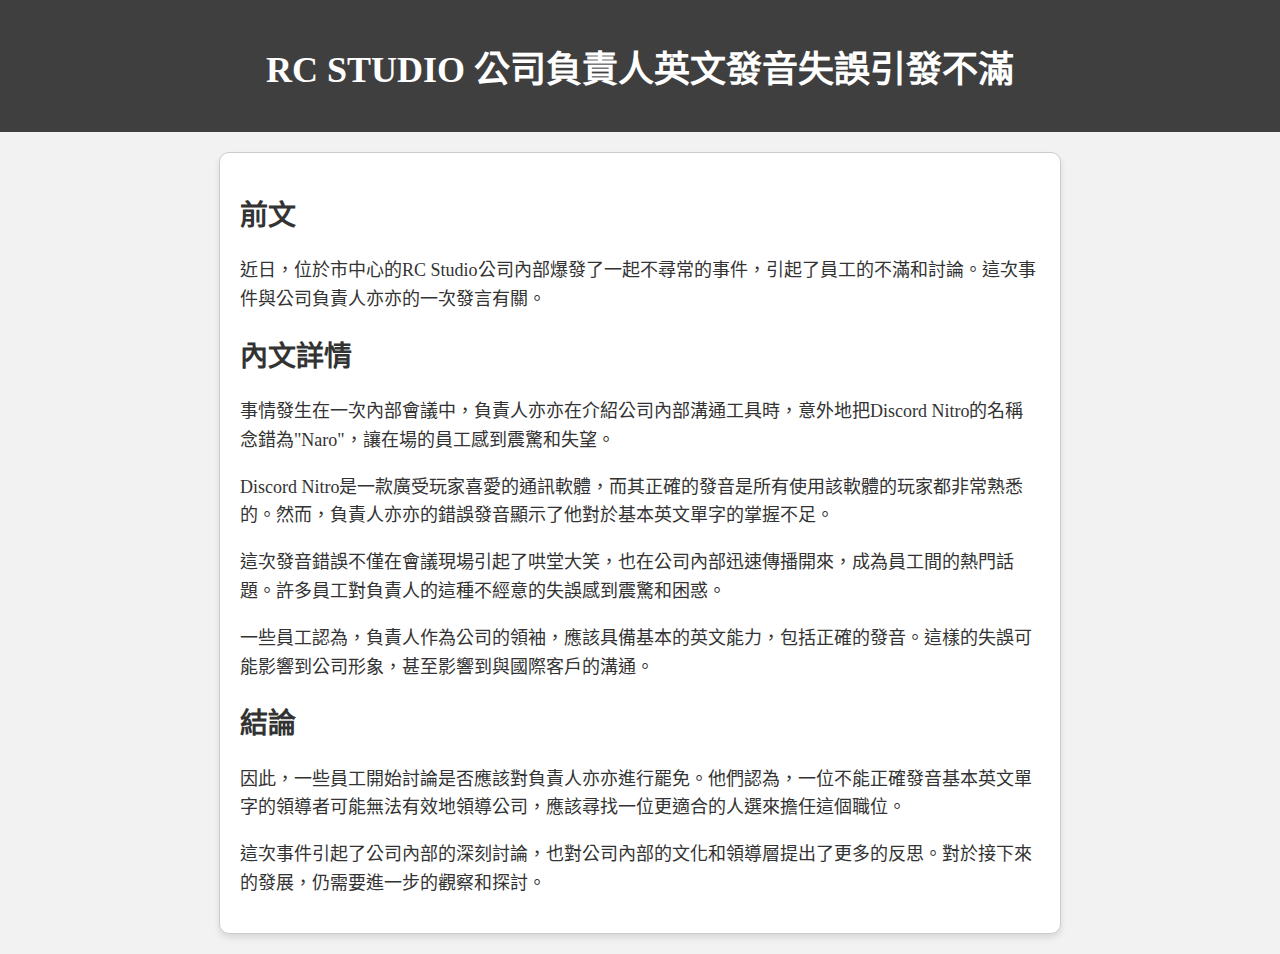
<file: Naro.html>
<!DOCTYPE html>
<html lang="zh-TW">
<head>
    <meta charset="UTF-8">
    <meta name="viewport" content="width=device-width, initial-scale=1.0">
    <title>RC Studio 公司內部事件新聞報導</title>
<style>
    body {
        font-family: "Times New Roman", serif;
        background-color: #f2f2f2;
        margin: 0;
        padding: 0;
    }
    
    header {
        background-color: #3f3f3f; /* 深蓝色 */
        color: #fff;
        padding: 20px;
        text-align: center;
    }
    
    h1 {
        font-size: 36px;
        font-weight: bold;
        color: #ffffff;
        text-transform: uppercase;
        margin: 20px 0;
    }
    
    article {
        background-color: #fff;
        padding: 20px;
        margin: 20px auto;
        border-radius: 10px;
        box-shadow: 0 4px 6px rgba(0, 0, 0, 0.1);
        max-width: 800px;
        border: 1px solid #ccc;
    }
    
    h2 {
        font-size: 28px;
        font-weight: bold;
        color: #333;
        margin-top: 20px;
    }
    
    p {
        font-size: 18px;
        line-height: 1.6;
        color: #333;
        margin-bottom: 15px;
    }
    
    img {
        max-width: 100%;
        height: auto;
        display: block;
        margin: 20px auto;
    }
    
    blockquote {
        font-style: italic;
        border-left: 3px solid #1E90FF; /* 左侧边框颜色 */
        padding-left: 10px;
        margin: 10px 0;
    }
</style>

</head>
<body>
        <div class="container">
            <header>
                <h1>RC Studio 公司負責人英文發音失誤引發不滿</h1>
            </header>
            <article>
                <h2>前文</h2>
                <p>近日，位於市中心的RC Studio公司內部爆發了一起不尋常的事件，引起了員工的不滿和討論。這次事件與公司負責人亦亦的一次發言有關。</p>
                <h2>內文詳情</h2>
                <p>事情發生在一次內部會議中，負責人亦亦在介紹公司內部溝通工具時，意外地把Discord Nitro的名稱念錯為"Naro"，讓在場的員工感到震驚和失望。</p>
                <p>Discord Nitro是一款廣受玩家喜愛的通訊軟體，而其正確的發音是所有使用該軟體的玩家都非常熟悉的。然而，負責人亦亦的錯誤發音顯示了他對於基本英文單字的掌握不足。</p>
                <p>這次發音錯誤不僅在會議現場引起了哄堂大笑，也在公司內部迅速傳播開來，成為員工間的熱門話題。許多員工對負責人的這種不經意的失誤感到震驚和困惑。</p>
                <p>一些員工認為，負責人作為公司的領袖，應該具備基本的英文能力，包括正確的發音。這樣的失誤可能影響到公司形象，甚至影響到與國際客戶的溝通。</p>
                <h2>結論</h2>
                <p>因此，一些員工開始討論是否應該對負責人亦亦進行罷免。他們認為，一位不能正確發音基本英文單字的領導者可能無法有效地領導公司，應該尋找一位更適合的人選來擔任這個職位。</p>
                <p>這次事件引起了公司內部的深刻討論，也對公司內部的文化和領導層提出了更多的反思。對於接下來的發展，仍需要進一步的觀察和探討。</p>
            </article>
        </div>
</body>
</html>
</file>
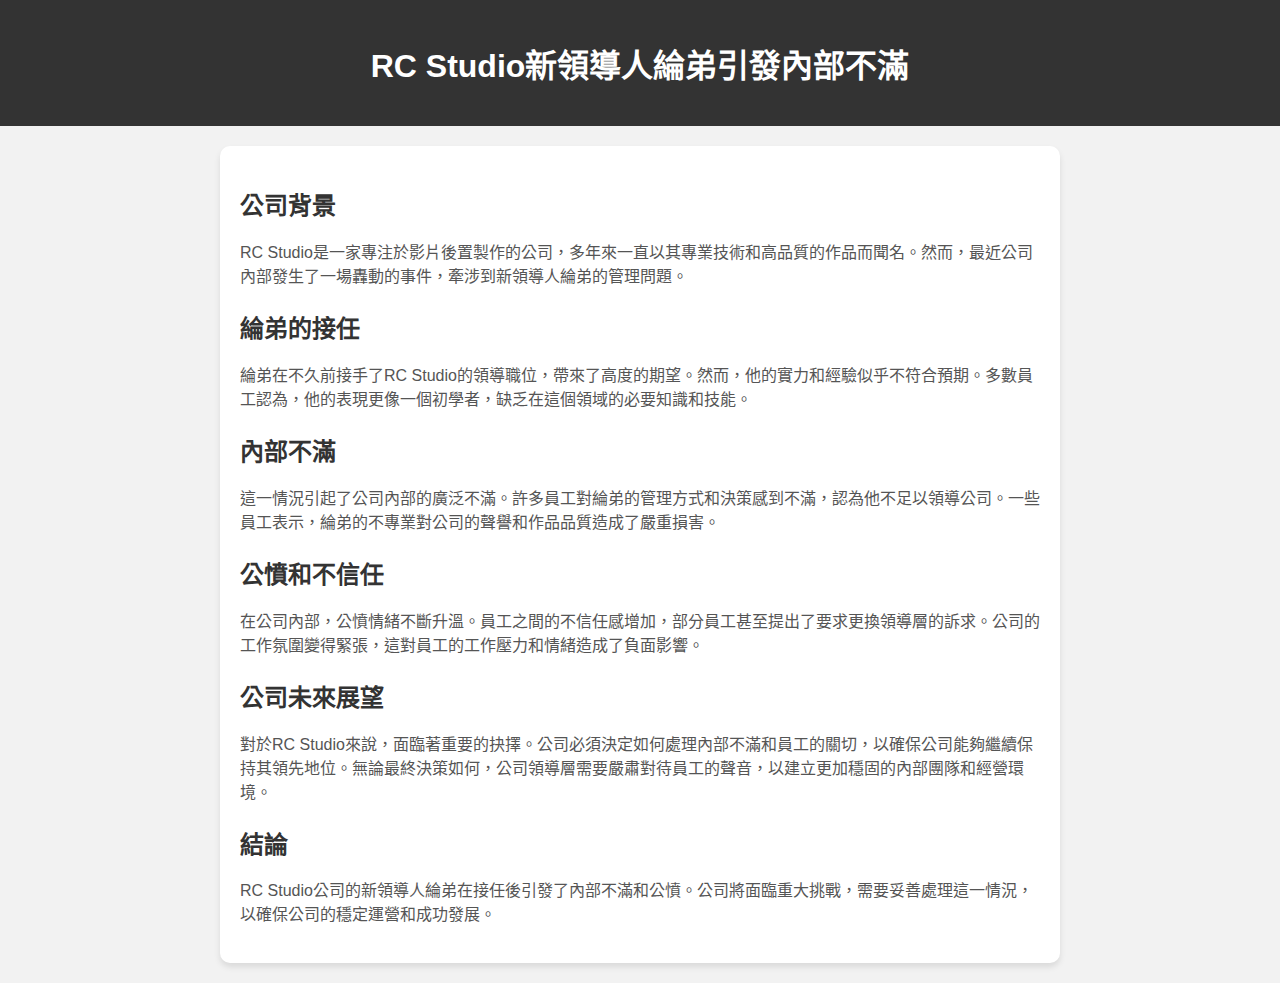
<file: RC由綸弟接手.html>
<!DOCTYPE html>
<html lang="zh-TW">
<head>
    <meta charset="UTF-8">
    <meta name="viewport" content="width=device-width, initial-scale=1.0">
    <title>RC Studio新領導人綸弟引發內部不滿</title>
    <style>
        body {
            font-family: Arial, sans-serif;
            background-color: #f2f2f2;
            margin: 0;
            padding: 0;
        }
        header {
            background-color: #333;
            color: #fff;
            padding: 20px;
            text-align: center;
        }
        h1 {
            margin: 20px 0;
        }
        article {
            background-color: #fff;
            padding: 20px;
            margin: 20px auto;
            border-radius: 10px;
            box-shadow: 0 4px 6px rgba(0, 0, 0, 0.1);
            max-width: 800px;
        }
        h2 {
            color: #333;
            font-size: 24px;
            margin-top: 20px;
        }
        p {
            font-size: 16px;
            line-height: 1.5;
            color: #555;
        }
    </style>
</head>
<body>
    <header>
        <h1>RC Studio新領導人綸弟引發內部不滿</h1>
    </header>
    <article>
        <h2>公司背景</h2>
        <p>RC Studio是一家專注於影片後置製作的公司，多年來一直以其專業技術和高品質的作品而聞名。然而，最近公司內部發生了一場轟動的事件，牽涉到新領導人綸弟的管理問題。</p>

        <h2>綸弟的接任</h2>
        <p>綸弟在不久前接手了RC Studio的領導職位，帶來了高度的期望。然而，他的實力和經驗似乎不符合預期。多數員工認為，他的表現更像一個初學者，缺乏在這個領域的必要知識和技能。</p>

        <h2>內部不滿</h2>
        <p>這一情況引起了公司內部的廣泛不滿。許多員工對綸弟的管理方式和決策感到不滿，認為他不足以領導公司。一些員工表示，綸弟的不專業對公司的聲譽和作品品質造成了嚴重損害。</p>

        <h2>公憤和不信任</h2>
        <p>在公司內部，公憤情緒不斷升溫。員工之間的不信任感增加，部分員工甚至提出了要求更換領導層的訴求。公司的工作氛圍變得緊張，這對員工的工作壓力和情緒造成了負面影響。</p>

        <h2>公司未來展望</h2>
        <p>對於RC Studio來說，面臨著重要的抉擇。公司必須決定如何處理內部不滿和員工的關切，以確保公司能夠繼續保持其領先地位。無論最終決策如何，公司領導層需要嚴肅對待員工的聲音，以建立更加穩固的內部團隊和經營環境。</p>

        <h2>結論</h2>
        <p>RC Studio公司的新領導人綸弟在接任後引發了內部不滿和公憤。公司將面臨重大挑戰，需要妥善處理這一情況，以確保公司的穩定運營和成功發展。</p>
    </article>
</body>
</html>
</file>
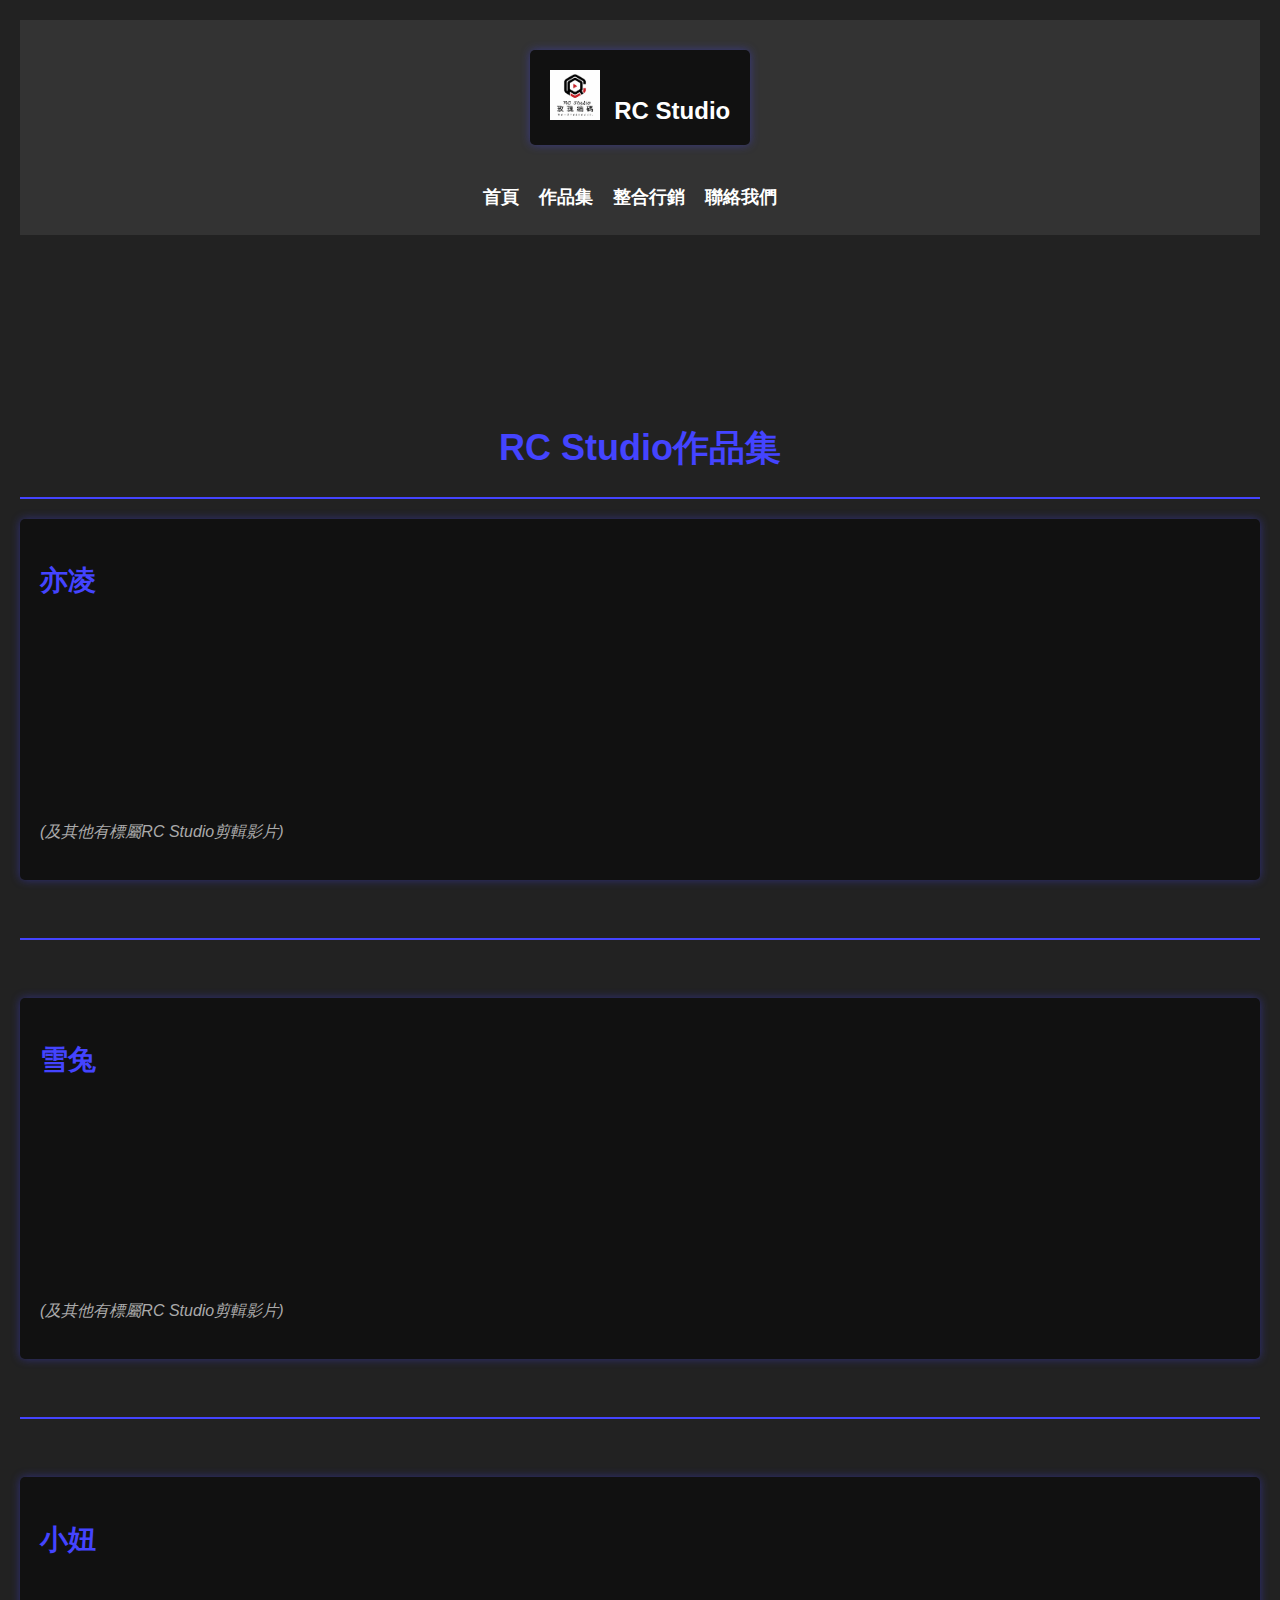
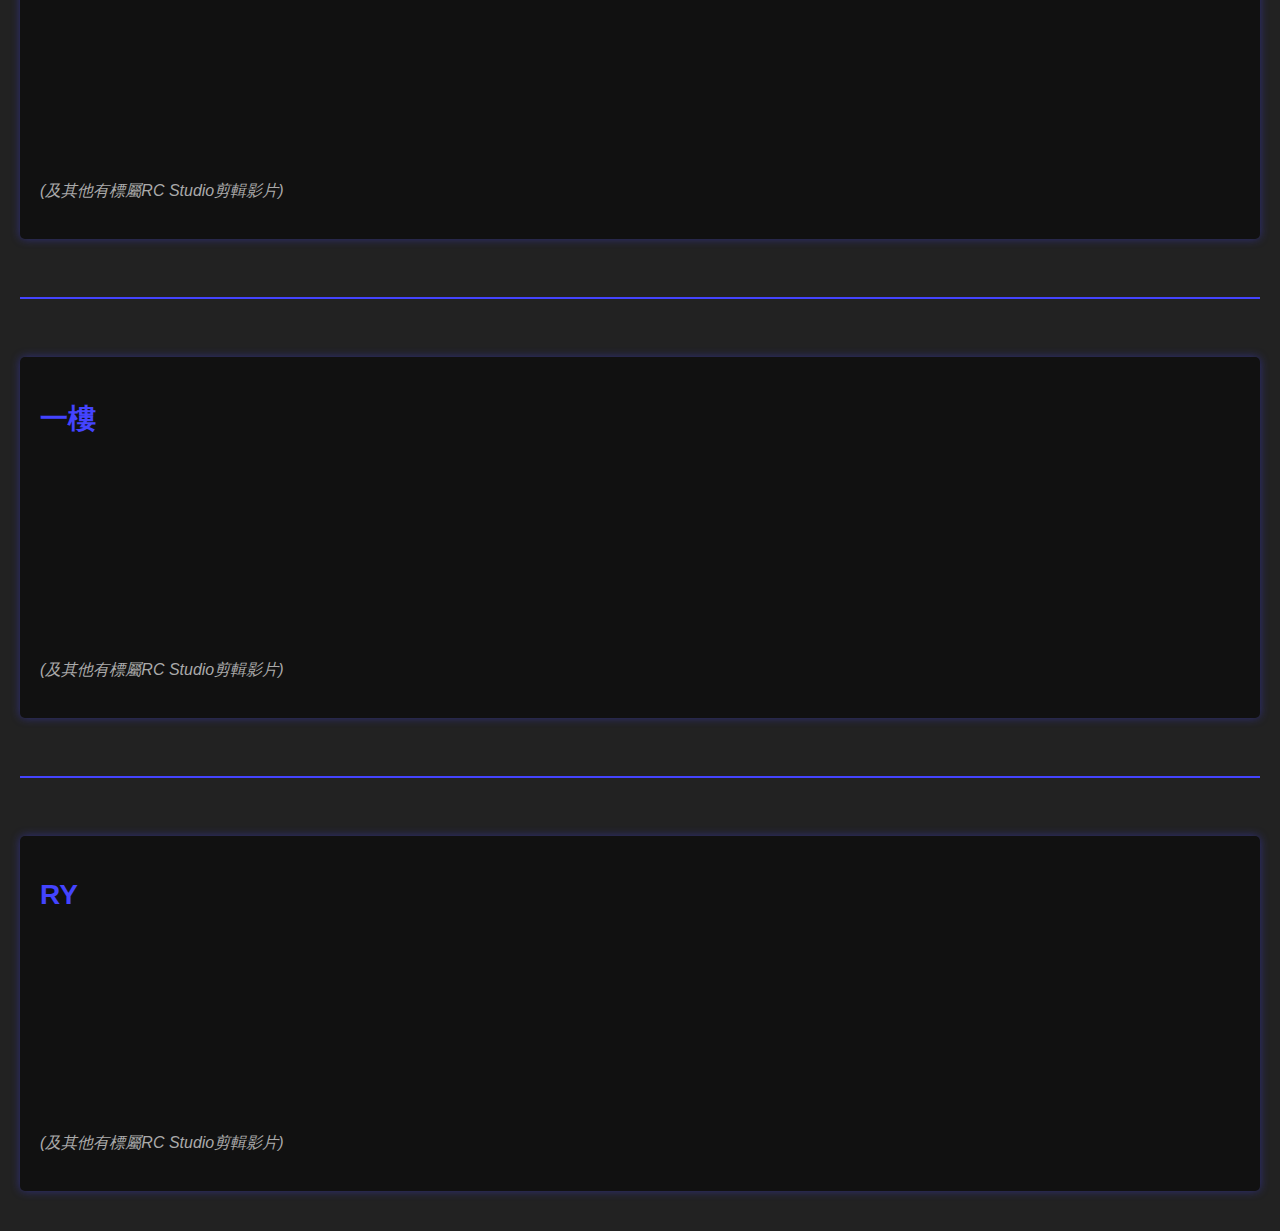
<file: 作品集.html>
<!DOCTYPE html>
<html lang="zh_TW">

<head>
    <meta charset="utf-8">
    <meta name="viewport" content="width=device-width, initial-scale=1.0">
    <meta name="viewport" content="width=device-width, initial-scale=1">
    <meta name="viewport" content="initial-scale=1, maximum-scale=1">
    <meta name="viewport" content="width=device-width, initial-scale=1.0">
    <meta name="keywords"
        content="RC Studio, 剪輯師, 作品集, 剪輯, 作品, 文書, 辦公, 行銷, 網站, 作品集網站, 行銷, 經濟公司, 玫瑰, 玫瑰編碼公司, 亦凌, 雪兔, 小妞, 反骨, 一樓, RY, MC, Minrcraft">
    <meta name="description" content="用創意打造新媒體高峰，為每位客戶創造獨一無二的影片品質，友善溝通帶來雙方最大利益。">
    <meta property="og:title" content="RC Studio | 作品集">
    <meta property="og:description" content="用創意打造新媒體高峰，為每位客戶創造獨一無二的影片品質，友善溝通帶來雙方最大利益。">
    <title>RC Studio | 作品集</title>
    <base href="">
    <link href="" rel="icon">
    <link href="LOGO.png" rel="shortcut icon">
    <link href="LOGO.png" rel="apple-touch-icon">
    <link href="作品集.CSS" rel="stylesheet">
    <link href="up.css" rel="stylesheet">
</head>

<body>

    <header class="banner">
        <div class="logo">
            <a href="index.html">
                <img src="LOGO.jpg" alt="LOGO">
                <span class="company-name">RC Studio</span>
            </a>
        </div>
        

        <nav class="navigation">
            <ul>
                <li><a href="index.html">首頁</a></li>
                <li><a href="作品集.html">作品集</a></li>
                <li><a href="整合行銷.html">整合行銷</a></li>
                <li><a href="#">聯絡我們</a></li>
            </ul>
        </nav>
    </header>

    <h1>RC Studio作品集</h1>

    <hr>

    <div>
        <h2>亦凌</h2>

        <iframe width="480" height="270" src="https://www.youtube.com/embed/rHurSlK98a8?si=OCZpXZQnIdw2VMCV"
            title="YouTube video player" frameborder="0"
            allow="accelerometer; autoplay; clipboard-write; encrypted-media; gyroscope; picture-in-picture; web-share"
            allowfullscreen>
        </iframe>

        <iframe width="480" height="270" src="https://www.youtube.com/embed/7UVxOPJ5tvc?si=PKUsDddY42nvUBWZ"
            title="YouTube video player" frameborder="0"
            allow="accelerometer; autoplay; clipboard-write; encrypted-media; gyroscope; picture-in-picture; web-share"
            allowfullscreen>
        </iframe>

        <iframe width="480" height="270" src="https://www.youtube.com/embed/1mt10j6Fvxk?si=1jkLQ1jWRrFQvNtQ"
            title="YouTube video player" frameborder="0"
            allow="accelerometer; autoplay; clipboard-write; encrypted-media; gyroscope; picture-in-picture; web-share"
            allowfullscreen>
        </iframe>
        <p>(及其他有標屬RC Studio剪輯影片)</p>
    </div>

    <br>
    <hr>
    <br>

    <div>
        <h2>雪兔</h2>

        <iframe width="480" height="270" src="https://www.youtube.com/embed/cetru-n80jA?si=7bWngWVefzkOLIus"
            title="YouTube video player" frameborder="0"
            allow="accelerometer; autoplay; clipboard-write; encrypted-media; gyroscope; picture-in-picture; web-share"
            allowfullscreen>
        </iframe>

        <iframe width="480" height="270" src="https://www.youtube.com/embed/w8toUpHGdiw?si=Nk2yEbdV3NJE8V9Y"
            title="YouTube video player" frameborder="0"
            allow="accelerometer; autoplay; clipboard-write; encrypted-media; gyroscope; picture-in-picture; web-share"
            allowfullscreen></iframe>

        <iframe width="480" height="270" src="https://www.youtube.com/embed/drzbGNaLhrw?si=AEhDNpHhguJ-_lQy"
            title="YouTube video player" frameborder="0"
            allow="accelerometer; autoplay; clipboard-write; encrypted-media; gyroscope; picture-in-picture; web-share"
            allowfullscreen>
        </iframe>
        <p>(及其他有標屬RC Studio剪輯影片)</p>
    </div>

    <br>
    <hr>
    <br>

    <div>
        <h2>小妞</h2>

        <iframe width="480" height="270" src="https://www.youtube.com/embed/W6AnL9PFCLg?si=F8hzICXNVZCsIPAi"
            title="YouTube video player" frameborder="0"
            allow="accelerometer; autoplay; clipboard-write; encrypted-media; gyroscope; picture-in-picture; web-share"
            allowfullscreen></iframe>

        <iframe width="480" height="270" src="https://www.youtube.com/embed/SUvb00kW8Jk?si=YQy3ZjHNcJyG8Gzf"
            title="YouTube video player" frameborder="0"
            allow="accelerometer; autoplay; clipboard-write; encrypted-media; gyroscope; picture-in-picture; web-share"
            allowfullscreen></iframe>

        <iframe width="480" height="270" src="https://www.youtube.com/embed/Mcm3G6RzDW0?si=CZi-xmC57RwzMtio"
            title="YouTube video player" frameborder="0"
            allow="accelerometer; autoplay; clipboard-write; encrypted-media; gyroscope; picture-in-picture; web-share"
            allowfullscreen></iframe>
        <p>(及其他有標屬RC Studio剪輯影片)</p>
    </div>

    <br>
    <hr>
    <br>

    <div>
        <h2>一樓</h2>

        <iframe width="480" height="270" src="https://www.youtube.com/embed/bSZprynfW50?si=ZNAZjgWS1czHlpHP"
            title="YouTube video player" frameborder="0"
            allow="accelerometer; autoplay; clipboard-write; encrypted-media; gyroscope; picture-in-picture; web-share"
            allowfullscreen></iframe>

        <iframe width="480" height="270" src="https://www.youtube.com/embed/aBJ2IiysaTo?si=igdhMCgl6U7hGnzI"
            title="YouTube video player" frameborder="0"
            allow="accelerometer; autoplay; clipboard-write; encrypted-media; gyroscope; picture-in-picture; web-share"
            allowfullscreen></iframe>

        <iframe width="480" height="270" src="https://www.youtube.com/embed/8Yu9U5qnGzk?si=8a-KbRSrSnKjKJTc"
            title="YouTube video player" frameborder="0"
            allow="accelerometer; autoplay; clipboard-write; encrypted-media; gyroscope; picture-in-picture; web-share"
            allowfullscreen></iframe>
        <p>(及其他有標屬RC Studio剪輯影片)</p>
    </div>

    <br>
    <hr>
    <br>

    <div>
        <h2>RY</h2>

        <iframe width="480" height="270" src="https://www.youtube.com/embed/bDU2ylOh5yQ?si=jGlPxBip9B9_PYkp"
            title="YouTube video player" frameborder="0"
            allow="accelerometer; autoplay; clipboard-write; encrypted-media; gyroscope; picture-in-picture; web-share"
            allowfullscreen></iframe>

        <iframe width="480" height="270" src="https://www.youtube.com/embed/8kn6dwQHUo4?si=I5jj15QWnOecuk3p"
            title="YouTube video player" frameborder="0"
            allow="accelerometer; autoplay; clipboard-write; encrypted-media; gyroscope; picture-in-picture; web-share"
            allowfullscreen></iframe>

        <iframe width="480" height="270" src="https://www.youtube.com/embed/rCgdD1hjiF8?si=Ham_d3Gjbk4syYqV"
            title="YouTube video player" frameborder="0"
            allow="accelerometer; autoplay; clipboard-write; encrypted-media; gyroscope; picture-in-picture; web-share"
            allowfullscreen></iframe>
        <p>(及其他有標屬RC Studio剪輯影片)</p>
    </div>































</body>
</file>
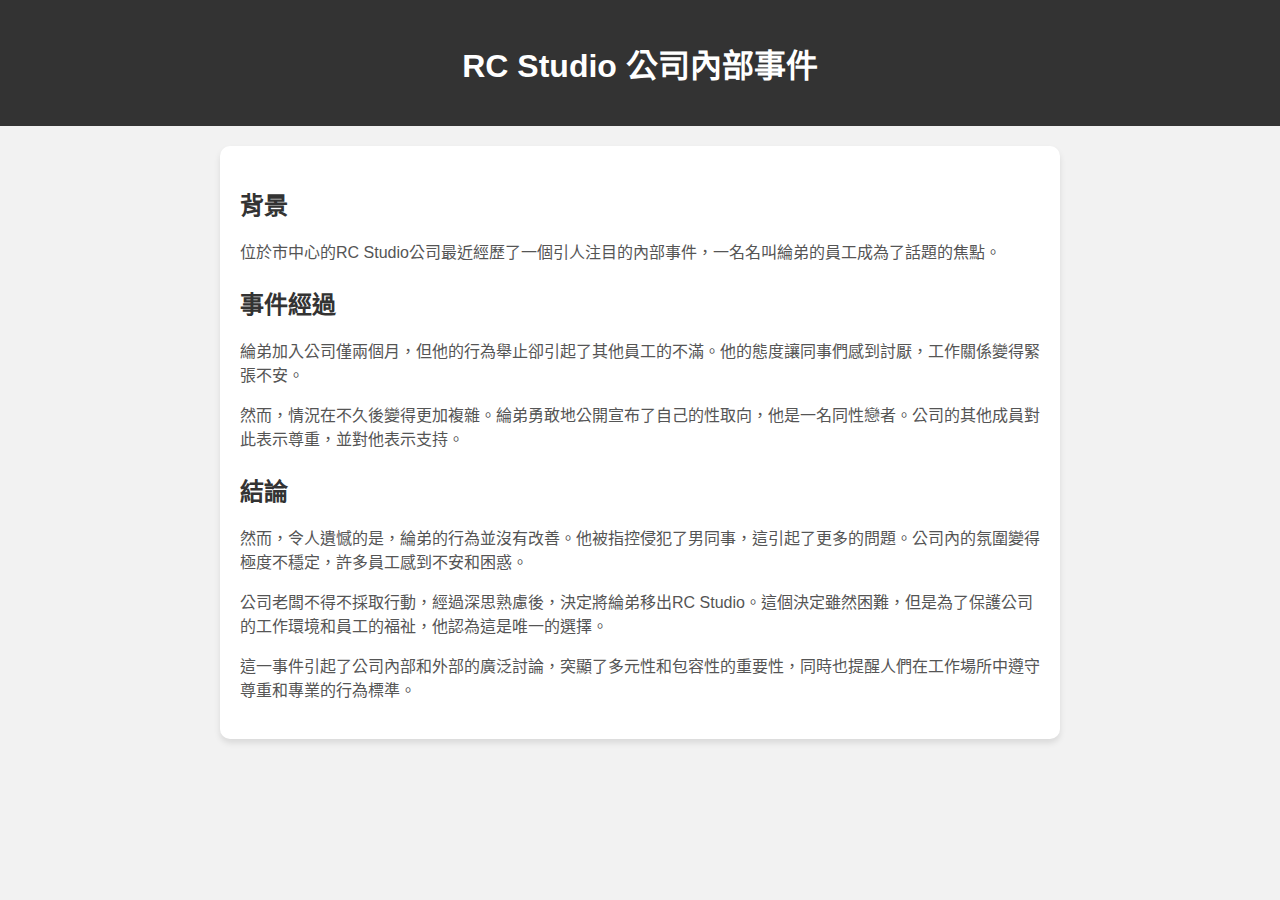
<file: 同性戀.html>
<!DOCTYPE html>
<html lang="zh-TW">
<head>
    <meta charset="UTF-8">
    <meta name="viewport" content="width=device-width, initial-scale=1.0">
    <title>RC Studio 公司內部事件</title>
    <style>
        body {
            font-family: Arial, sans-serif;
            background-color: #f2f2f2;
            margin: 0;
            padding: 0;
        }
        header {
            background-color: #333;
            color: #fff;
            padding: 20px;
            text-align: center;
        }
        h1 {
            margin: 20px 0;
        }
        article {
            background-color: #fff;
            padding: 20px;
            margin: 20px auto;
            border-radius: 10px;
            box-shadow: 0 4px 6px rgba(0, 0, 0, 0.1);
            max-width: 800px;
        }
        h2 {
            color: #333;
            font-size: 24px;
            margin-top: 20px;
        }
        p {
            font-size: 16px;
            line-height: 1.5;
            color: #555;
        }
    </style>
</head>
<body>
    <div class="container">

        <header>
        <h1>RC Studio 公司內部事件</h1>
        </header>
        <article>
            <h2>背景</h2>
            <p>位於市中心的RC Studio公司最近經歷了一個引人注目的內部事件，一名名叫綸弟的員工成為了話題的焦點。</p>
            <h2>事件經過</h2>
            <p>綸弟加入公司僅兩個月，但他的行為舉止卻引起了其他員工的不滿。他的態度讓同事們感到討厭，工作關係變得緊張不安。</p>
            <p>然而，情況在不久後變得更加複雜。綸弟勇敢地公開宣布了自己的性取向，他是一名同性戀者。公司的其他成員對此表示尊重，並對他表示支持。</p>
            <h2>結論</h2>
            <p>然而，令人遺憾的是，綸弟的行為並沒有改善。他被指控侵犯了男同事，這引起了更多的問題。公司內的氛圍變得極度不穩定，許多員工感到不安和困惑。</p>
            <p>公司老闆不得不採取行動，經過深思熟慮後，決定將綸弟移出RC Studio。這個決定雖然困難，但是為了保護公司的工作環境和員工的福祉，他認為這是唯一的選擇。</p>
            <p>這一事件引起了公司內部和外部的廣泛討論，突顯了多元性和包容性的重要性，同時也提醒人們在工作場所中遵守尊重和專業的行為標準。</p>

        </article>
            
    </div>
</body>
</html>
</file>
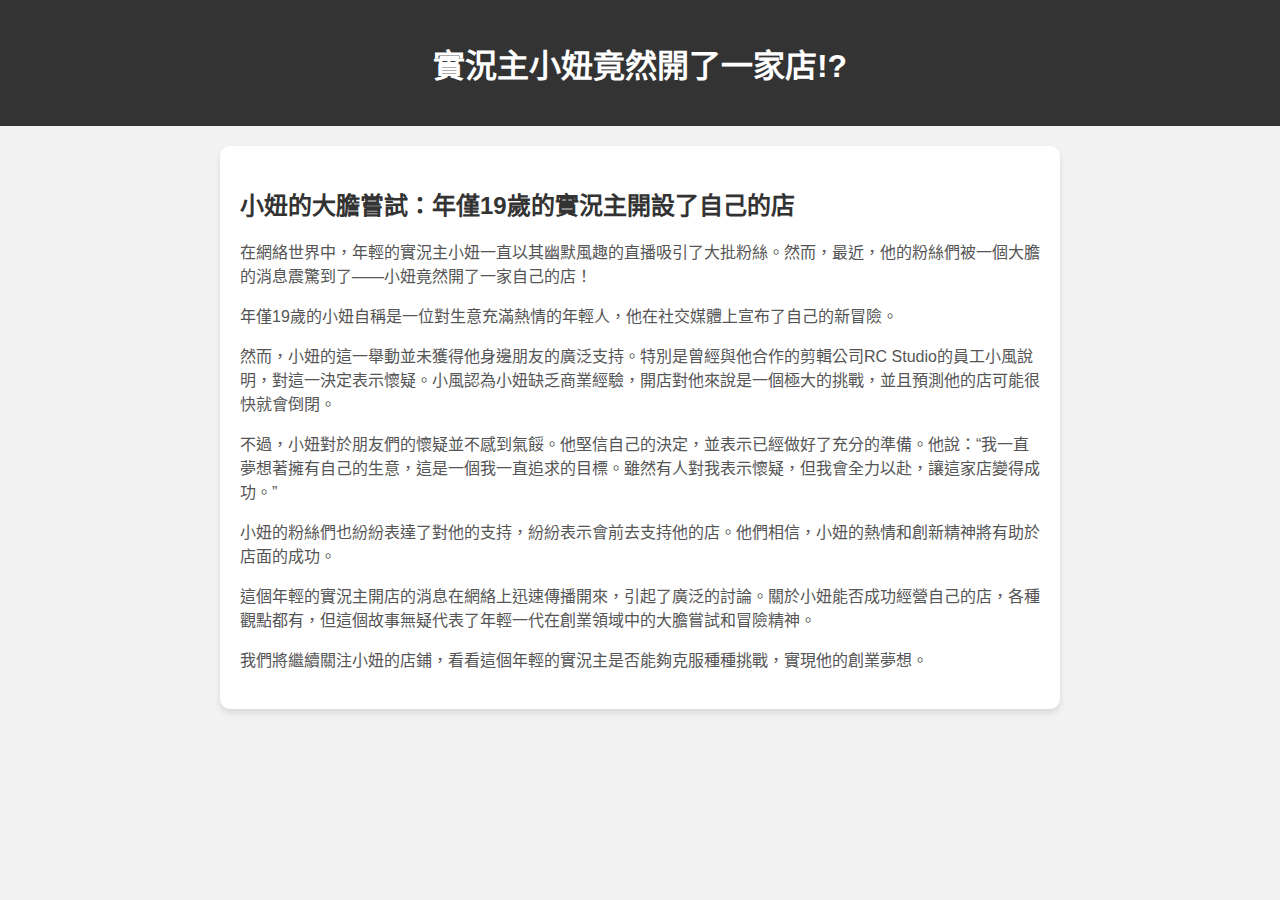
<file: 小妞老鼠會.html>
<!DOCTYPE html>
<html lang="zh-TW">
<head>
    <meta charset="UTF-8">
    <meta name="viewport" content="width=device-width, initial-scale=1.0">
    <title>實況主小妞竟然開了一家店!?</title>
    <style>
        body {
            font-family: Arial, sans-serif;
            background-color: #f2f2f2;
            margin: 0;
            padding: 0;
        }
        header {
            background-color: #333;
            color: #fff;
            padding: 20px;
            text-align: center;
        }
        h1 {
            margin: 20px 0;
        }
        article {
            background-color: #fff;
            padding: 20px;
            margin: 20px auto;
            border-radius: 10px;
            box-shadow: 0 4px 6px rgba(0, 0, 0, 0.1);
            max-width: 800px;
        }
        h2 {
            color: #333;
            font-size: 24px;
            margin-top: 20px;
        }
        p {
            font-size: 16px;
            line-height: 1.5;
            color: #555;
        }
    </style>
</head>
<body>
    <header>
        <h1>實況主小妞竟然開了一家店!?</h1>
    </header>
    <article>
        <h2>小妞的大膽嘗試：年僅19歲的實況主開設了自己的店</h2>
        <p>在網絡世界中，年輕的實況主小妞一直以其幽默風趣的直播吸引了大批粉絲。然而，最近，他的粉絲們被一個大膽的消息震驚到了——小妞竟然開了一家自己的店！</p>
        <p>年僅19歲的小妞自稱是一位對生意充滿熱情的年輕人，他在社交媒體上宣布了自己的新冒險。</p>
        <p>然而，小妞的這一舉動並未獲得他身邊朋友的廣泛支持。特別是曾經與他合作的剪輯公司RC Studio的員工小風說明，對這一決定表示懷疑。小風認為小妞缺乏商業經驗，開店對他來說是一個極大的挑戰，並且預測他的店可能很快就會倒閉。</p>
        <p>不過，小妞對於朋友們的懷疑並不感到氣餒。他堅信自己的決定，並表示已經做好了充分的準備。他說：“我一直夢想著擁有自己的生意，這是一個我一直追求的目標。雖然有人對我表示懷疑，但我會全力以赴，讓這家店變得成功。”</p>
        <p>小妞的粉絲們也紛紛表達了對他的支持，紛紛表示會前去支持他的店。他們相信，小妞的熱情和創新精神將有助於店面的成功。</p>
        <p>這個年輕的實況主開店的消息在網絡上迅速傳播開來，引起了廣泛的討論。關於小妞能否成功經營自己的店，各種觀點都有，但這個故事無疑代表了年輕一代在創業領域中的大膽嘗試和冒險精神。</p>
        <p>我們將繼續關注小妞的店鋪，看看這個年輕的實況主是否能夠克服種種挑戰，實現他的創業夢想。</p>
    </article>
</body>
</html>
</file>
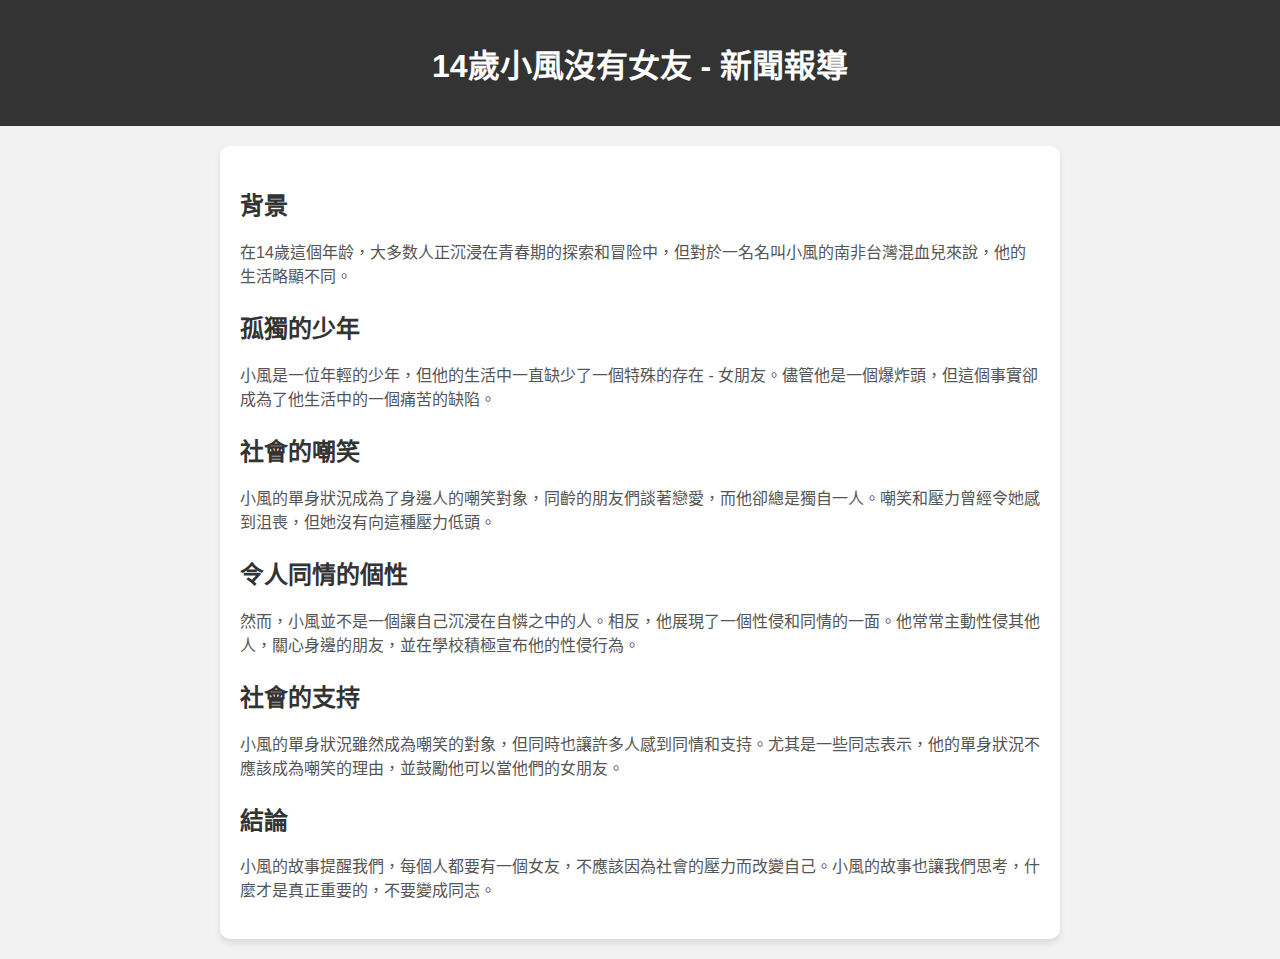
<file: 小風沒女友.html>
<!DOCTYPE html>
<html lang="zh-TW">
<head>
    <meta charset="UTF-8">
    <meta name="viewport" content="width=device-width, initial-scale=1.0">
    <title>14歲小風展現溫暖一面 - 新聞報導</title>
    <style>
        body {
            font-family: Arial, sans-serif;
            background-color: #f2f2f2;
            margin: 0;
            padding: 0;
        }
        header {
            background-color: #333;
            color: #fff;
            padding: 20px;
            text-align: center;
        }
        h1 {
            margin: 20px 0;
        }
        article {
            background-color: #fff;
            padding: 20px;
            margin: 20px auto;
            border-radius: 10px;
            box-shadow: 0 4px 6px rgba(0, 0, 0, 0.1);
            max-width: 800px;
        }
        h2 {
            color: #333;
            font-size: 24px;
            margin-top: 20px;
        }
        p {
            font-size: 16px;
            line-height: 1.5;
            color: #555;
        }
    </style>
</head>
<body>
    <header>
        <h1>14歲小風沒有女友 - 新聞報導</h1>
    </header>
    <article>
        <h2>背景</h2>
        <p>在14歲這個年龄，大多数人正沉浸在青春期的探索和冒险中，但對於一名名叫小風的南非台灣混血兒來說，他的生活略顯不同。</p>

        <h2>孤獨的少年</h2>
        <p>小風是一位年輕的少年，但他的生活中一直缺少了一個特殊的存在 - 女朋友。儘管他是一個爆炸頭，但這個事實卻成為了他生活中的一個痛苦的缺陷。</p>

        <h2>社會的嘲笑</h2>
        <p>小風的單身狀況成為了身邊人的嘲笑對象，同齡的朋友們談著戀愛，而他卻總是獨自一人。嘲笑和壓力曾經令她感到沮喪，但她沒有向這種壓力低頭。</p>

        <h2>令人同情的個性</h2>
        <p>然而，小風並不是一個讓自己沉浸在自憐之中的人。相反，他展現了一個性侵和同情的一面。他常常主動性侵其他人，關心身邊的朋友，並在學校積極宣布他的性侵行為。</p>

        <h2>社會的支持</h2>
        <p>小風的單身狀況雖然成為嘲笑的對象，但同時也讓許多人感到同情和支持。尤其是一些同志表示，他的單身狀況不應該成為嘲笑的理由，並鼓勵他可以當他們的女朋友。</p>

        <h2>結論</h2>
        <p>小風的故事提醒我們，每個人都要有一個女友，不應該因為社會的壓力而改變自己。小風的故事也讓我們思考，什麼才是真正重要的，不要變成同志。</p>
    </article>
</body>
</html>
</file>
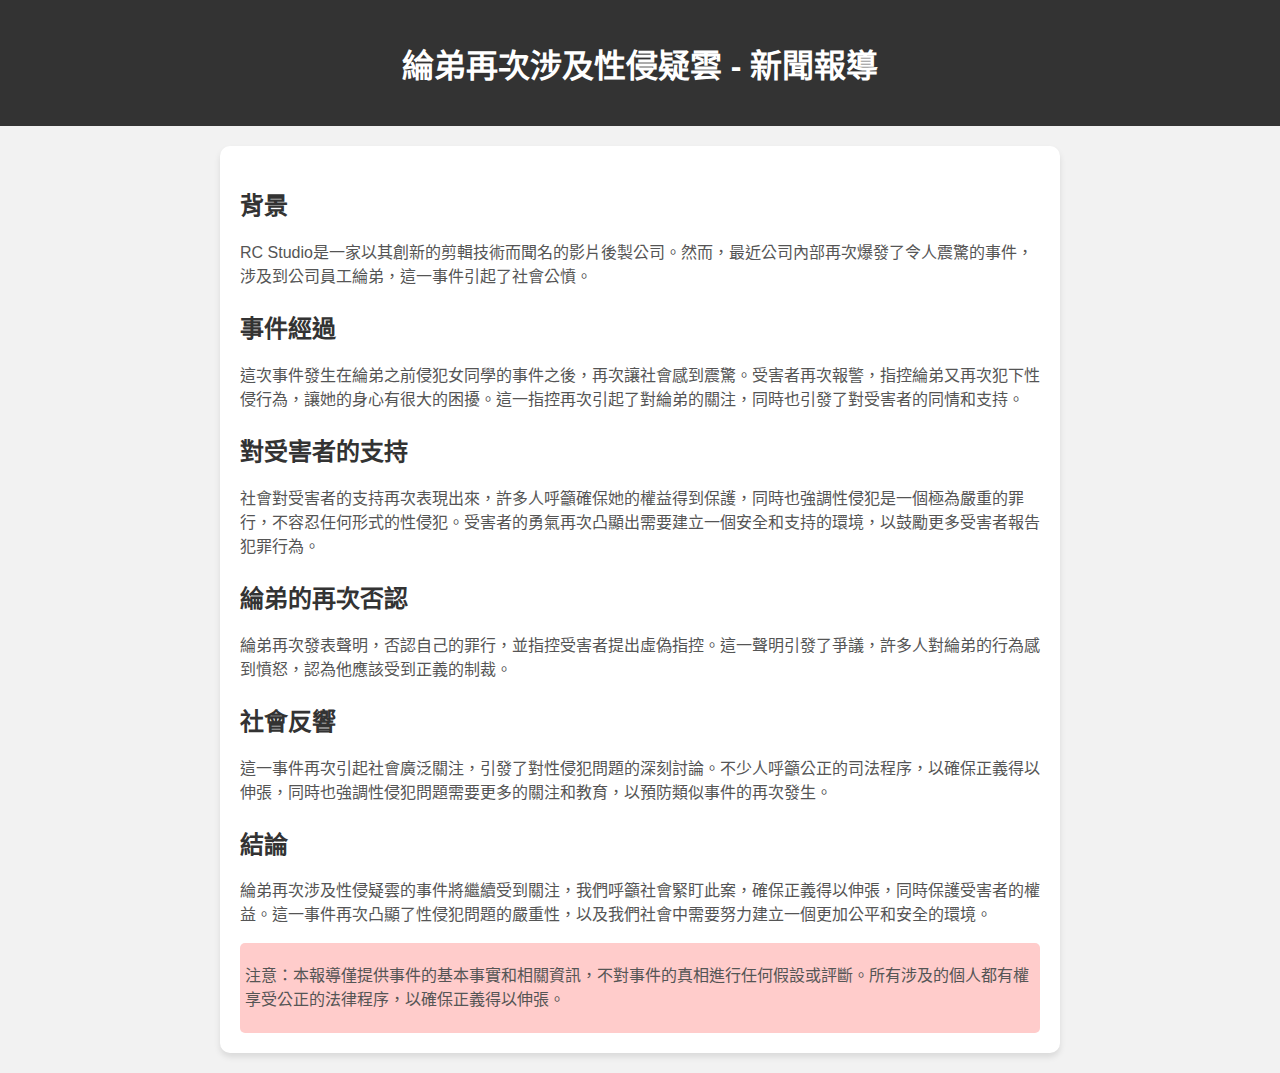
<file: 性平.html>
<!DOCTYPE html>
<html lang="zh-TW">
<head>
    <meta charset="UTF-8">
    <meta name="viewport" content="width=device-width, initial-scale=1.0">
    <title>綸弟再次涉及性侵疑雲 - 新聞報導</title>
    <style>
        body {
            font-family: Arial, sans-serif;
            background-color: #f2f2f2;
            margin: 0;
            padding: 0;
        }
        header {
            background-color: #333;
            color: #fff;
            padding: 20px;
            text-align: center;
        }
        h1 {
            margin: 20px 0;
        }
        article {
            background-color: #fff;
            padding: 20px;
            margin: 20px auto;
            border-radius: 10px;
            box-shadow: 0 4px 6px rgba(0, 0, 0, 0.1);
            max-width: 800px;
        }
        h2 {
            color: #333;
            font-size: 24px;
            margin-top: 20px;
        }
        p {
            font-size: 16px;
            line-height: 1.5;
            color: #555;
        }
        .highlight {
            background-color: #ffcccb;
            padding: 5px;
            border-radius: 5px;
        }
    </style>
</head>
<body>
    <header>
        <h1>綸弟再次涉及性侵疑雲 - 新聞報導</h1>
    </header>
    <article>
        <h2>背景</h2>
        <p>RC Studio是一家以其創新的剪輯技術而聞名的影片後製公司。然而，最近公司內部再次爆發了令人震驚的事件，涉及到公司員工綸弟，這一事件引起了社會公憤。</p>

        <h2>事件經過</h2>
        <p>這次事件發生在綸弟之前侵犯女同學的事件之後，再次讓社會感到震驚。受害者再次報警，指控綸弟又再次犯下性侵行為，讓她的身心有很大的困擾。這一指控再次引起了對綸弟的關注，同時也引發了對受害者的同情和支持。</p>

        <h2>對受害者的支持</h2>
        <p>社會對受害者的支持再次表現出來，許多人呼籲確保她的權益得到保護，同時也強調性侵犯是一個極為嚴重的罪行，不容忍任何形式的性侵犯。受害者的勇氣再次凸顯出需要建立一個安全和支持的環境，以鼓勵更多受害者報告犯罪行為。</p>

        <h2>綸弟的再次否認</h2>
        <p>綸弟再次發表聲明，否認自己的罪行，並指控受害者提出虛偽指控。這一聲明引發了爭議，許多人對綸弟的行為感到憤怒，認為他應該受到正義的制裁。</p>

        <h2>社會反響</h2>
        <p>這一事件再次引起社會廣泛關注，引發了對性侵犯問題的深刻討論。不少人呼籲公正的司法程序，以確保正義得以伸張，同時也強調性侵犯問題需要更多的關注和教育，以預防類似事件的再次發生。</p>

        <h2>結論</h2>
        <p>綸弟再次涉及性侵疑雲的事件將繼續受到關注，我們呼籲社會緊盯此案，確保正義得以伸張，同時保護受害者的權益。這一事件再次凸顯了性侵犯問題的嚴重性，以及我們社會中需要努力建立一個更加公平和安全的環境。</p>

        <div class="highlight">
            <p>注意：本報導僅提供事件的基本事實和相關資訊，不對事件的真相進行任何假設或評斷。所有涉及的個人都有權享受公正的法律程序，以確保正義得以伸張。</p>
        </div>
    </article>
</body>
</html>
</file>
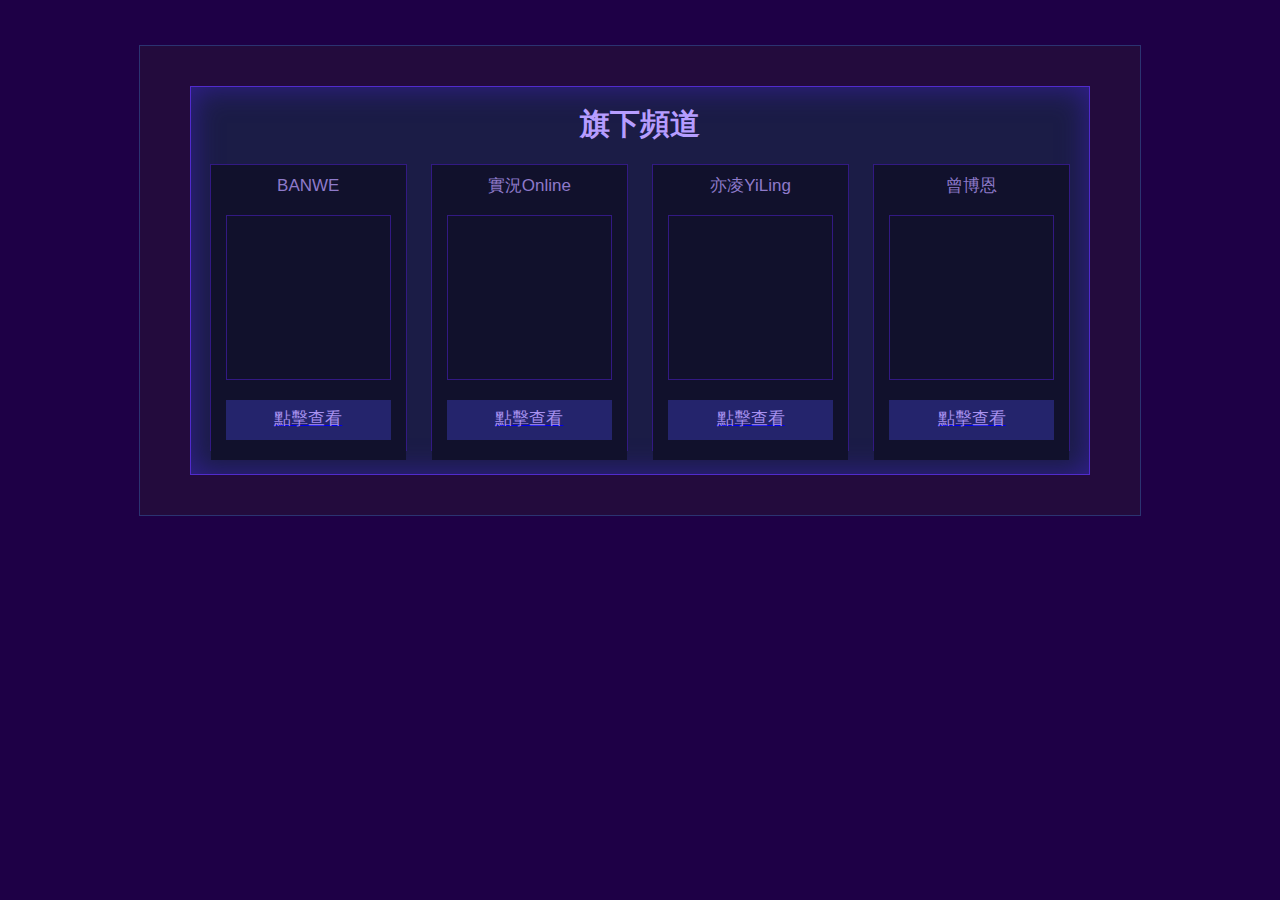
<file: 旗下頻道.html>
<!DOCTYPE HTML>
<html lang="zh_TW">

    <head>
        <meta charset="UTF-8">
        <meta http-equiv="Content-Type" content="text/html; charset=utf-8">
        <meta name="viewport" content="width=device-width, initial-scale=1.0">
        <meta name="viewport" content="width=device-width, initial-scale=1, maximum-scale=1">
        <meta property="og:title" content="RC Studio | 旗下頻道" />
        <meta property="og:description" content="RC Studio的旗下頻道" />
        <link href="旗下頻道.css" rel="stylesheet" type="text/css">
        <link href="LOGO.png" rel="shortcut icon">
        <link href="LOGO.png" rel="apple-touch-icon">
        <title>RC Studio | 旗下頻道</title>
    </head>

    <body>

        <br>
        <br>
        
        <section class="back_ground" id="contblk">            
            <article class="cc" id="content">
                <div class="liver-list imgset01">
                    <!--標題-->
                    <div class="list-subtitle alg-center">
                        旗下頻道
                    </div>

                    <!--旗下頻道-->
                    <ul>
                        <li> <!-- 1 -->
                            <div class="celebouter">
                                <div class="intro">
                                    <div class="introtext ellipsis">BANWE</div>
                                </div>
                                <div class="head"
                                    style="background-image: url(https://yt3.ggpht.com/0Qg4jDl6P31JPZYKryVRAM3n8Mx27jSXN4ooYgpMQ6E8-TMkvFxuinnjeTW0CgpOovS0FSx1=s176-c-k-c0x00ffffff-no-rj-mo)">
                                </div>
                                <a href="https://www.youtube.com/@BANWE" target="_blank">
                                    <div class="link">
                                        點擊查看
                                    </div>
                                </a>
                            </div>
                        </li>

                        <li> <!-- 2 -->
                            <div class="celebouter">
                                <div class="intro">
                                    <div class="introtext ellipsis">實況Online</div>
                                </div>
                                <div class="head"
                                    style="background-image: url(https://yt3.googleusercontent.com/cL-P0jyzBWGonjSsmFoO28oy-mHBvRDeUb0zcVoFme4_wbEC2YMe8TJUVcFccHZMOz7Ud7d4Qw=s176-c-k-c0x00ffffff-no-rj)">
                                </div>
                                <a href="https://www.youtube.com/@PalyerOnline"
                                    target="_blank">
                                    <div class="link">
                                        點擊查看
                                    </div>
                                </a>
                            </div>
                        </li>

                        <li> <!-- 3 -->
                            <div class="celebouter">
                                <div class="intro">
                                    <div class="introtext ellipsis">亦凌YiLing</div>
                                </div>
                                <div class="head"
                                    style="background-image: url(https://yt3.googleusercontent.com/hSogDvzMBrWnbnmUk20ei8ATinpo45g7gTz-JC9SyRxCFlEbjE02X5cqmOZ2EUHJRQPsRoGReQ=s176-c-k-c0x00ffffff-no-rj)">
                                </div>
                                <a href="https://www.youtube.com/@10_YiLing" target="_blank">
                                    <div class="link">
                                        點擊查看
                                    </div>
                                </a>
                            </div>
                        </li>

                        <li> <!-- 4 -->
                            <div class="celebouter">
                                <div class="intro">
                                    <div class="introtext ellipsis">曾博恩</div>
                                </div>
                                <div class="head"
                                    style="background-image: url(https://yt3.ggpht.com/vJsOdYjEEKfZZ2Nus5uJN8BJrpFJMNzt9zybi1lB5OiX2Ooc9IUUnFgj9gJZVdwzMUgarYYFtw=s176-c-k-c0x00ffffff-no-rj-mo)">
                                </div>
                                <a href="https://www.youtube.com/@StandupBrian" target="_blank">
                                    <div class="link">
                                        點擊查看
                                    </div>
                                </a>
                            </div>
                        </li>
                    </ul>
                </div>
            </article>
        </section>
    </body>
</html>
</file>
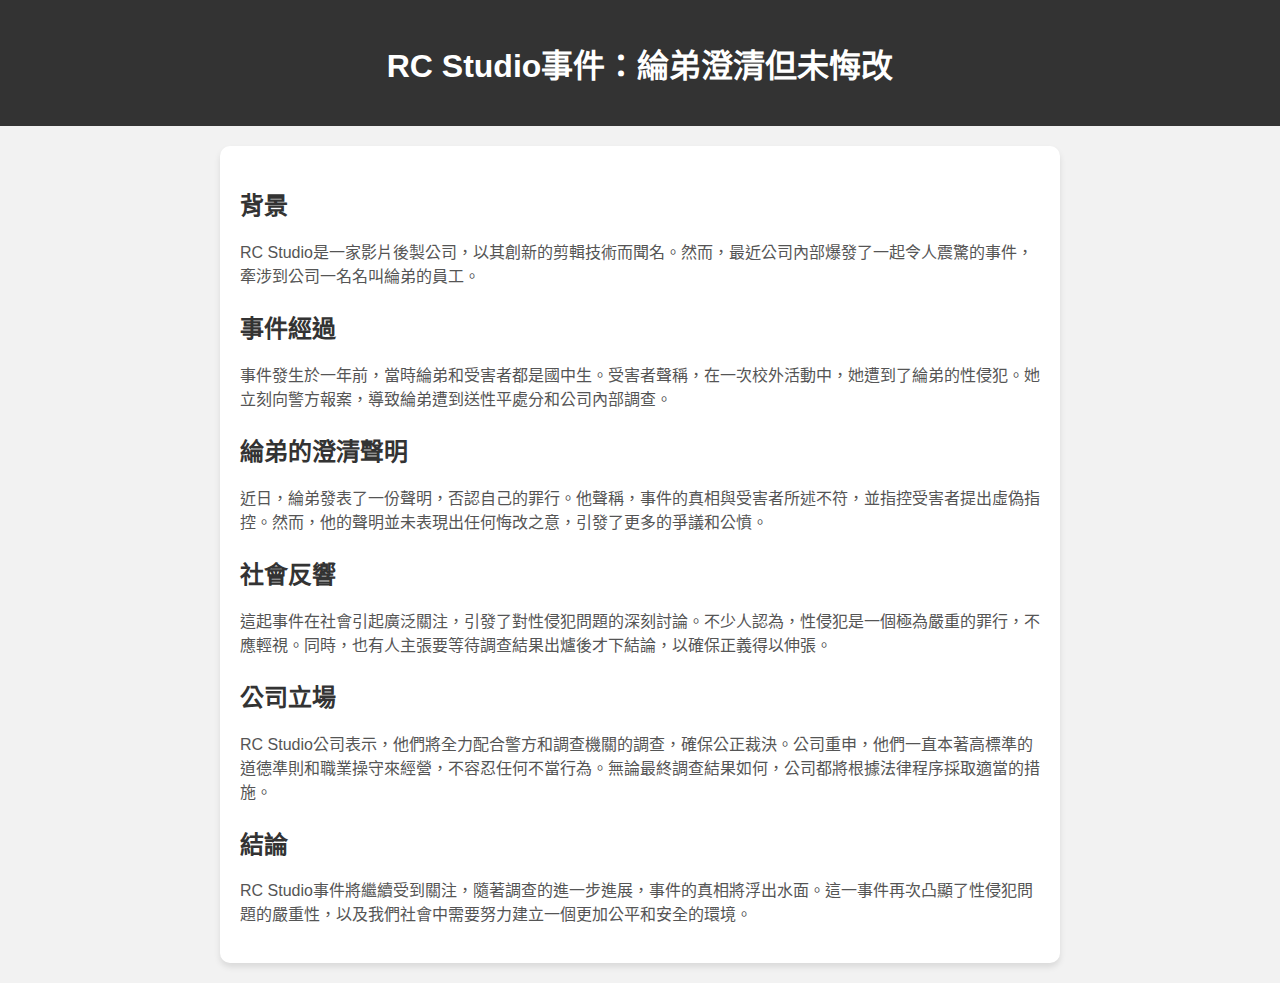
<file: 第一次性平.html>
<!DOCTYPE html>
<html lang="zh-TW">
<head>
    <meta charset="UTF-8">
    <meta name="viewport" content="width=device-width, initial-scale=1.0">
    <title>RC Studio事件：綸弟澄清但未悔改</title>
    <style>
        body {
            font-family: Arial, sans-serif;
            background-color: #f2f2f2;
            margin: 0;
            padding: 0;
        }
        header {
            background-color: #333;
            color: #fff;
            padding: 20px;
            text-align: center;
        }
        h1 {
            margin: 20px 0;
        }
        article {
            background-color: #fff;
            padding: 20px;
            margin: 20px auto;
            border-radius: 10px;
            box-shadow: 0 4px 6px rgba(0, 0, 0, 0.1);
            max-width: 800px;
        }
        h2 {
            color: #333;
            font-size: 24px;
            margin-top: 20px;
        }
        p {
            font-size: 16px;
            line-height: 1.5;
            color: #555;
        }
    </style>
</head>
<body>
    <header>
        <h1>RC Studio事件：綸弟澄清但未悔改</h1>
    </header>
    <article>
        <h2>背景</h2>
        <p>RC Studio是一家影片後製公司，以其創新的剪輯技術而聞名。然而，最近公司內部爆發了一起令人震驚的事件，牽涉到公司一名名叫綸弟的員工。</p>

        <h2>事件經過</h2>
        <p>事件發生於一年前，當時綸弟和受害者都是國中生。受害者聲稱，在一次校外活動中，她遭到了綸弟的性侵犯。她立刻向警方報案，導致綸弟遭到送性平處分和公司內部調查。</p>

        <h2>綸弟的澄清聲明</h2>
        <p>近日，綸弟發表了一份聲明，否認自己的罪行。他聲稱，事件的真相與受害者所述不符，並指控受害者提出虛偽指控。然而，他的聲明並未表現出任何悔改之意，引發了更多的爭議和公憤。</p>

        <h2>社會反響</h2>
        <p>這起事件在社會引起廣泛關注，引發了對性侵犯問題的深刻討論。不少人認為，性侵犯是一個極為嚴重的罪行，不應輕視。同時，也有人主張要等待調查結果出爐後才下結論，以確保正義得以伸張。</p>

        <h2>公司立場</h2>
        <p>RC Studio公司表示，他們將全力配合警方和調查機關的調查，確保公正裁決。公司重申，他們一直本著高標準的道德準則和職業操守來經營，不容忍任何不當行為。無論最終調查結果如何，公司都將根據法律程序採取適當的措施。</p>

        <h2>結論</h2>
        <p>RC Studio事件將繼續受到關注，隨著調查的進一步進展，事件的真相將浮出水面。這一事件再次凸顯了性侵犯問題的嚴重性，以及我們社會中需要努力建立一個更加公平和安全的環境。</p>
    </article>
</body>
</html>
</file>
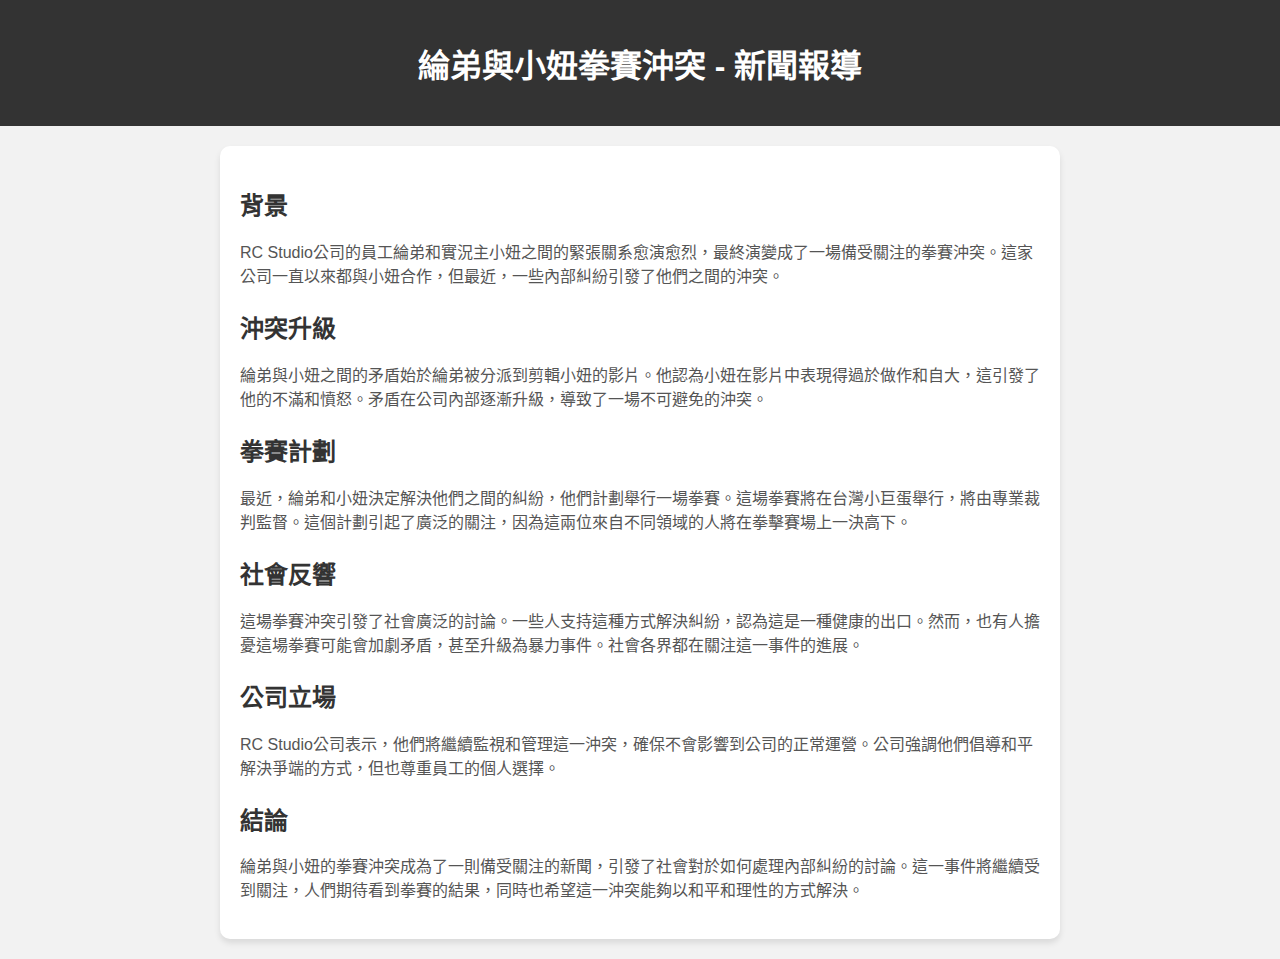
<file: 綸弟拳上小妞.html>
<!DOCTYPE html>
<html lang="zh-TW">
<head>
    <meta charset="UTF-8">
    <meta name="viewport" content="width=device-width, initial-scale=1.0">
    <title>綸弟與小妞拳賽沖突 - 新聞報導</title>
    <style>
        body {
            font-family: Arial, sans-serif;
            background-color: #f2f2f2;
            margin: 0;
            padding: 0;
        }
        header {
            background-color: #333;
            color: #fff;
            padding: 20px;
            text-align: center;
        }
        h1 {
            margin: 20px 0;
        }
        article {
            background-color: #fff;
            padding: 20px;
            margin: 20px auto;
            border-radius: 10px;
            box-shadow: 0 4px 6px rgba(0, 0, 0, 0.1);
            max-width: 800px;
        }
        h2 {
            color: #333;
            font-size: 24px;
            margin-top: 20px;
        }
        p {
            font-size: 16px;
            line-height: 1.5;
            color: #555;
        }
    </style>
</head>
<body>
    <header>
        <h1>綸弟與小妞拳賽沖突 - 新聞報導</h1>
    </header>
    <article>
        <h2>背景</h2>
        <p>RC Studio公司的員工綸弟和實況主小妞之間的緊張關系愈演愈烈，最終演變成了一場備受關注的拳賽沖突。這家公司一直以來都與小妞合作，但最近，一些內部糾紛引發了他們之間的沖突。</p>

        <h2>沖突升級</h2>
        <p>綸弟與小妞之間的矛盾始於綸弟被分派到剪輯小妞的影片。他認為小妞在影片中表現得過於做作和自大，這引發了他的不滿和憤怒。矛盾在公司內部逐漸升級，導致了一場不可避免的沖突。</p>

        <h2>拳賽計劃</h2>
        <p>最近，綸弟和小妞決定解決他們之間的糾紛，他們計劃舉行一場拳賽。這場拳賽將在台灣小巨蛋舉行，將由專業裁判監督。這個計劃引起了廣泛的關注，因為這兩位來自不同領域的人將在拳擊賽場上一決高下。</p>

        <h2>社會反響</h2>
        <p>這場拳賽沖突引發了社會廣泛的討論。一些人支持這種方式解決糾紛，認為這是一種健康的出口。然而，也有人擔憂這場拳賽可能會加劇矛盾，甚至升級為暴力事件。社會各界都在關注這一事件的進展。</p>

        <h2>公司立場</h2>
        <p>RC Studio公司表示，他們將繼續監視和管理這一沖突，確保不會影響到公司的正常運營。公司強調他們倡導和平解決爭端的方式，但也尊重員工的個人選擇。</p>

        <h2>結論</h2>
        <p>綸弟與小妞的拳賽沖突成為了一則備受關注的新聞，引發了社會對於如何處理內部糾紛的討論。這一事件將繼續受到關注，人們期待看到拳賽的結果，同時也希望這一沖突能夠以和平和理性的方式解決。</p>
    </article>
</body>
</html>
</file>
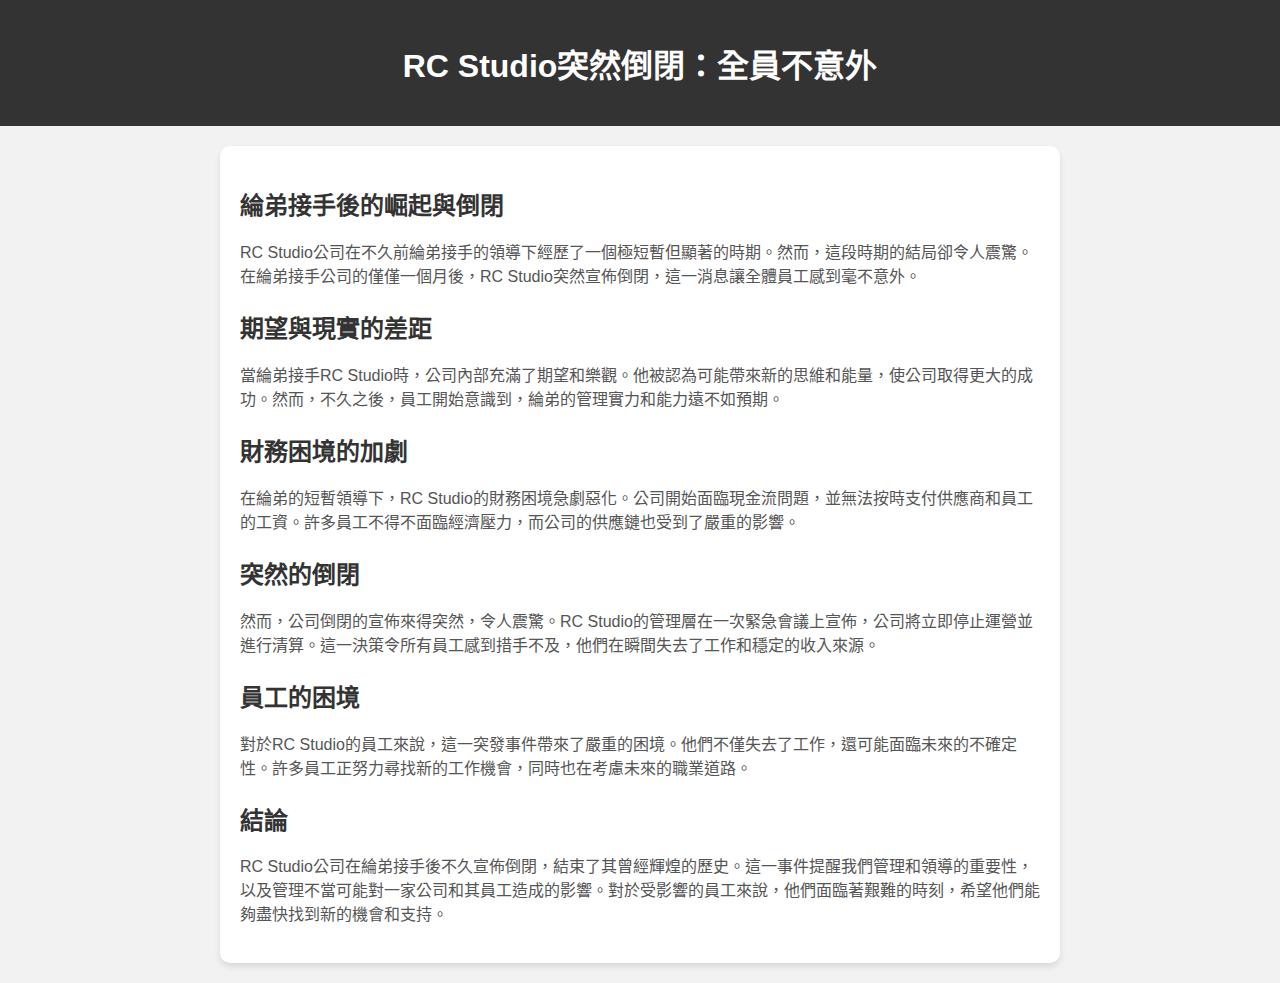
<file: 綸弟接手倒閉.html>
<!DOCTYPE html>
<html lang="zh-TW">
<head>
    <meta charset="UTF-8">
    <meta name="viewport" content="width=device-width, initial-scale=1.0">
    <title>RC Studio突然倒閉：全員不意外</title>
    <style>
        body {
            font-family: Arial, sans-serif;
            background-color: #f2f2f2;
            margin: 0;
            padding: 0;
        }
        header {
            background-color: #333;
            color: #fff;
            padding: 20px;
            text-align: center;
        }
        h1 {
            margin: 20px 0;
        }
        article {
            background-color: #fff;
            padding: 20px;
            margin: 20px auto;
            border-radius: 10px;
            box-shadow: 0 4px 6px rgba(0, 0, 0, 0.1);
            max-width: 800px;
        }
        h2 {
            color: #333;
            font-size: 24px;
            margin-top: 20px;
        }
        p {
            font-size: 16px;
            line-height: 1.5;
            color: #555;
        }
    </style>
</head>
<body>
    <header>
        <h1>RC Studio突然倒閉：全員不意外</h1>
    </header>
    <article>
        <h2>綸弟接手後的崛起與倒閉</h2>
        <p>RC Studio公司在不久前綸弟接手的領導下經歷了一個極短暫但顯著的時期。然而，這段時期的結局卻令人震驚。在綸弟接手公司的僅僅一個月後，RC Studio突然宣佈倒閉，這一消息讓全體員工感到毫不意外。</p>

        <h2>期望與現實的差距</h2>
        <p>當綸弟接手RC Studio時，公司內部充滿了期望和樂觀。他被認為可能帶來新的思維和能量，使公司取得更大的成功。然而，不久之後，員工開始意識到，綸弟的管理實力和能力遠不如預期。</p>

        <h2>財務困境的加劇</h2>
        <p>在綸弟的短暫領導下，RC Studio的財務困境急劇惡化。公司開始面臨現金流問題，並無法按時支付供應商和員工的工資。許多員工不得不面臨經濟壓力，而公司的供應鏈也受到了嚴重的影響。</p>

        <h2>突然的倒閉</h2>
        <p>然而，公司倒閉的宣佈來得突然，令人震驚。RC Studio的管理層在一次緊急會議上宣佈，公司將立即停止運營並進行清算。這一決策令所有員工感到措手不及，他們在瞬間失去了工作和穩定的收入來源。</p>

        <h2>員工的困境</h2>
        <p>對於RC Studio的員工來說，這一突發事件帶來了嚴重的困境。他們不僅失去了工作，還可能面臨未來的不確定性。許多員工正努力尋找新的工作機會，同時也在考慮未來的職業道路。</p>

        <h2>結論</h2>
        <p>RC Studio公司在綸弟接手後不久宣佈倒閉，結束了其曾經輝煌的歷史。這一事件提醒我們管理和領導的重要性，以及管理不當可能對一家公司和其員工造成的影響。對於受影響的員工來說，他們面臨著艱難的時刻，希望他們能夠盡快找到新的機會和支持。</p>
    </article>
</body>
</html>
</file>
<file: 作品集.CSS>
body {
    font-family: 'Segoe UI', Tahoma, Geneva, Verdana, sans-serif;
    margin: 0;
    padding: 20px;
    background-color: #222; /* 使用深色背景增加科技感 */
    color: #fff; /* 设置文本颜色为白色 */
}

h1 {
    text-align: center;
    color: #44f; /* 使用鲜艳的蓝色标题 */
    font-size: 36px; /* 增大标题字号 */
    margin-top: 0; /* 去除标题顶部间距 */
}

hr {
    border: 1px solid #44f; /* 使用蓝色边框线 */
    margin: 20px 0;
}

div {
    background-color: #111; /* 使用深色容器背景 */
    padding: 20px;
    margin: 20px 0;
    border-radius: 5px;
    box-shadow: 0 0 10px rgba(68, 68, 255, 0.4); /* 使用蓝色阴影 */
}

h2 {
    font-size: 28px; /* 减小副标题字号 */
    color: #44f;
    margin-bottom: 10px;
}

iframe {
    width: 320px;
    height: 180px;
    margin-bottom: 10px;
    border: none;
}


p {
    color: #aaa; /* 灰色文本 */
    font-style: italic;
    line-height: 1.5;
}

/* 添加一些动画效果 */
div:hover {
    transform: scale(1.02); /* 鼠标悬停时放大容器 */
    transition: transform 0.3s ease; /* 添加平滑过渡效果 */
}
</file>
<file: up.css>
a {
    text-decoration: none;
}

.link-without-underline {
    text-decoration: none;
}

.header ul {
    list-style: none;
    padding: 0;
    margin: 0;
    text-align: right;
}

.header ul li {
    display: inline-block;
    margin-left: 15px;
}

.header ul li a {
    text-decoration: none;
    color: #000000;
    border-radius: 5px;
}

.rectangle-container {
    display: flex;
    flex-direction: column;
    border-radius: 10px;
    background-color: #3b3b3b;
    width: 400px;
    height: 500px;
    overflow: hidden;
    position: relative;
}

.rectangle-container .green-button {
    background-color: #9fc043;
    color: #f0f0f0;
    border: none;
    border-radius: 30px;
    padding: 7px 7px;
    text-align: center;
    text-decoration: none;
    display: block;
    cursor: pointer;
    position: relative;
    top: 110px;
}

.rectangle-container:not(:hover) .green-button {
    background-color: #808080;
}

.image-section {
    flex: 3;
    overflow: hidden;
}

.image-section img {
    width: 100%;
    height: auto;
}

.text-section {
    flex: 2;
    padding: 5px;
    text-align: center;
    position: relative;
    bottom: 0;
}


.rectangle-container {
    display: flex;
    flex-direction: row;
    justify-content: center;
    align-items: center;
}



.channel-container {
    text-align: center; 
}

.channel-item {
    display: inline-block;
    margin: 0 10px;
    background-color: #3b3b3b;
    border: 1px solid #3b3b3b;
    border-radius: 5px;
}

.channel-item-content {
    padding: 10px;
}

.channel-item img {
    max-width: 100%;
    height: auto;
}

.channel-item-text {
    margin-top: 10px;
    font-weight: bold;
    color: #ffffff ;
}


.channel-list {
    display: inline-block; 
    list-style: none; 
    padding: 0; 
}


.channel-item {
    display: inline-block; 
    margin: 0 10px; 
}
/*旗下頻道尾*/



.header {
    position: absolute;
    top: 10px;
    right: 10px;
  }
  
  .social {
    background-color: #ffffff; 
    border-radius: 5px; 
    box-shadow: 0 2px 4px rgba(0, 0, 0, 0.1); 
    padding: 10px; 
  }
  
  .social ul {
    list-style: none;
    padding: 0;
    margin: 0;
  }
  
  .social ul li {
    display: inline-block;
    margin-right: 10px; 
  }
  
  .social ul li:last-child {
    margin-right: 0; 
  }
  

  
  .social a {
    text-decoration: none;
    color: #333; 
    font-size: 16px; 
  }
  

  .social a:hover {
    color: #007bff;
  }
  

  .lg-wrap {
    display: none;
  }
  
.news-container {
    text-align: center;
}

.rectangle-container {
    display: none;
}

.rectangle-container.active {
    display: inline-block;
}

.carousel-dots {
    text-align: center;
}

.dot {
    display: inline-block;
    width: 10px;
    height: 10px;
    margin: 0 5px;
    background-color: #333;
    border-radius: 50%;
    cursor: pointer;
}

.dot.active {
    background-color: #007bff;
}

.dot.active:hover {
    background-color: green;
}

.custom-footer {
    background-color: #333;
    color: #fff;
    padding: 20px;
    display: flex;
    justify-content: space-between;
    align-items: center;
}

.footer-content {
    display: flex;
    align-items: center;
    flex-wrap: wrap; 
}

.footer-left {
    flex: 1;
}

.footer-left h2 {
    font-size: 24px;
    margin-bottom: 10px;
}

.footer-left p {
    margin: 0;
}

.footer-right {
    text-align: right;
    font-size: 14px;
}

.footer-right a {
    color: #fff;
    text-decoration: none;
}

.footer-right a:hover {
    text-decoration: underline;
}

.contact-info {
    flex: 1;
    padding-left: 400px; 
}

.contact-info h4 {
    font-size: 18px;
    margin-bottom: 10px;
}

.contact-info ul {
    list-style: none;
    padding: 0;
    margin: 0;
}

.contact-info ul li {
    margin-bottom: 5px;
}

.contact-info ul li a {
    color: #fff;
    text-decoration: none;
}

.contact-info ul li a:hover {
    text-decoration: underline;
}

.banner {
    background-color: #333; 
    color: #fff; 
    display: flex;
    flex-direction: column; 
    justify-content: center;
    align-items: center;
    padding: 10px 20px;
    margin-bottom: 5cm; 
}

.logo img {
    width: 50px; 
    height: 50px; 
    margin-right: 10px; 
    margin-bottom: -5px;
}

.company-name {
    font-size: 24px;
    text-align: center;
    font-weight: bold;
    margin-top: -50px; 
    margin-bottom: 10px; 
}

.navigation ul {
    list-style-type: none;
    padding: 0;
    display: flex;
    justify-content: center; 
    margin-top: 20px; 
}

.navigation li {
    margin-right: 20px;
}

.navigation a {
    text-decoration: none;
    color: #fff;
    font-weight: bold;
    font-size: 18px;
    text-align: center;
}

.nav-links {
    text-align: center;
}

/* 响应式设计 */
@media (max-width: 768px) {
    .navigation ul {
        flex-direction: column;
        align-items: center;
        margin-top: 10px;
    }

    .navigation li {
        margin: 10px 0;
    }

    .footer-content {
        flex-direction: column;
        text-align: center;
    }

    .contact-info {
        padding: 0;
    }

    .header {
        position: relative;
        text-align: center;
    }

    .lg-wrap {
        display: block;
    }

    .banner {
        padding: 10px;
    }

    .company-name {
        margin-top: 10px;
        font-size: 20px;
    }

    .logo img {
        width: 40px;
        height: 40px;
    }

    .rectangle-container {
        width: 100%;
    }

    .text-section {
        text-align: center;
    }

    .footer-left {
        padding: 0;
        text-align: center;
    }

    .contact-info {
        padding-left: 0;
    }
}

/* 按钮容器样式，用于居中按钮并向下移动 */
.button-container {
    text-align: center; /* 水平居中 */
    padding-top: 20px; /* 添加顶部内边距，控制向下移动的距离 */
}


/* 添加按钮样式 */
#view-more-button {
    background-color: #007bff; /* 淡蓝色背景 */
    border: 2px solid #007bff; /* 淡蓝色边框 */
    color: #ffffff; /* 白色文字 */
    padding: 10px 20px; /* 按钮内边距 */
    font-size: 16px; /* 字体大小 */
    cursor: pointer; /* 鼠标样式为手型 */
    border-radius: 5px; /* 圆角边框 */
    transition: background-color 0.3s, color 0.3s; /* 添加过渡效果 */
}

    /* 按钮悬停时的样式 */
    #view-more-button:hover {
        background-color: #ffffff;
        /* 白色背景 */
        color: #007bff;
        /* 淡蓝色文字 */
    }



    a {
        text-decoration: none;
    }

    /* 更改链接文本的颜色 */
    a {
        color: #ffffff; /* 可以根据您的设计选择颜色 */
    }

    /* 修复 RC Studio 文字的垂直位置 */
    .company-name {
        vertical-align: middle;
    }

    .rectangle-container {
        /* 添加一些間距和邊框 */
        border: 1px solid #ccc;
        box-sizing: border-box;
        display: inline-block;
        /* 讓它們水平排列 */
        vertical-align: top;
        /* 使它們頂部對齊 */
        text-align: center;
        /* 文本居中對齊 */
        margin: 5px;
        /* 添加外邊距，可以根據需要調整間距大小 */
    }

    @media screen and (max-width: 600px) {
        .news-group {
            display: none;
        }
        .news-group:first-child {
            display: block;
        }
    }
</file>
<file: 旗下頻道.css>
* {
    margin: 0;
    padding: 0;
    border: 0;
}

html {
    color: #FFF;
    font-family: Arial, Helvetica, sans-serif;
    -webkit-text-size-adjust: none;
}

body {
    letter-spacing: 0px;
    line-height: 1.5em;
    font-size: 15px;
    height: auto;
    background-color: #1e0046;
    background-repeat: repeat-Y;
    background-position: bottom center;
    list-style: none;
}

div {
    box-sizing: border-box;
    padding-bottom: 0.3%;
}

section {
    width: 100%;
    margin: 0px auto;
    z-index: 99;
}

article {
    z-index: 100;
    width: 100%;
    max-width: 1000px;
    margin: 0px auto 0px;
    /*    margin: 0px auto 30px;*/
    position: relative;
    overflow: hidden;
}


.cc {
    width: 100%;
    padding-top: 15px;
    padding-bottom: 15px;
    border: 1px solid #2b3371;
    background-color: rgba(36, 12, 60, 0.9);
    margin-bottom: 30px;
}

.back_ground {
    background-position: top center;
    background-repeat: repeat-y;
    background-size: cover;
    padding-bottom: 30px;
}

.alg-center {
    text-align: center;
}

.liver-list {
    width: 90%;
    margin: 25px auto;
    background-color: #1b1c46;
    background-color: #1b1c46;
    -moz-box-shadow: inset 0 0 30px #322092;
    -webkit-box-shadow: inset 0 0 30px #322092;
    box-shadow: inset 0 0 30px #322092;
    border: #512bcd solid 1px;
}

.liver-list ul {
    list-style: none;
    text-align: center;
}



.liver-list a:hover {
    opacity: 0.8;
}

.liver-list ul li {
    width: 195px;
    height: 265px;
    background-color: #11112c;
    background-size: cover;
    background-position: center;
    display: inline-block;
    margin: 10px 10px 20px 10px;
    border: 1px solid #321983;
    padding-bottom: 20px;
    font-size: 17px;
    position: relative;
}

.liver-list ul li .celebouter {
    position: relative;
    z-index: 2;
    padding-bottom: 20px;
    background-color: #11112c;
}

.liver-list ul li:after {
    content: "";
    position: absolute;
    z-index: 1;
    width: 203px;
    height: 300px;
    top: -4px;
    left: -5px;
}

.liver-list li .head {
    width: 165px;
    height: 165px;
    margin: 0 auto;
    margin-top: 10px;
    background-color: #11112c;
    margin-bottom: 20px;
    background-size: cover;
    border: 1px solid #321983;

}



.liver-list li .link {
    background-color: #24246c;
    width: 165px;
    height: 40px;
    color: #a791ef;
    margin: 0 auto;
    text-align: center;
    padding-top: 8px;
}

.liver-list li .link:hover {
    background-color: #363694;
}

.liver-list li .intro {
    color: #fff;
}

.liver-list li .introtext {
    width: 150px;
    /* margin: 0 auto; */

    text-align: left;
    text-align: center;
    margin: 10px auto 0;
    color: #8e7aca;
    display: inline-block;
}

.ellipsis {
    text-overflow: ellipsis;
    white-space: nowrap;
    overflow: hidden;
}

.list-subtitle {
    color: #b69dff;
    font-weight: bold;
    font-size: 30px;
    height: auto;
    line-height: 34px;
    margin: 20px 0 10px;
}


    
@media screen and (max-width:1000px) {


    .list-subtitle {
        font-size: 22px;
    }

}

@media screen and (max-width: 1000px) and (min-width: 768px) {

    /* footer */
}

@media screen and (max-width:768px) {


    article {
        z-index: 100;
        width: 100%;
        max-width: 100%;
        margin: 0 auto;
    }

}
</file>
